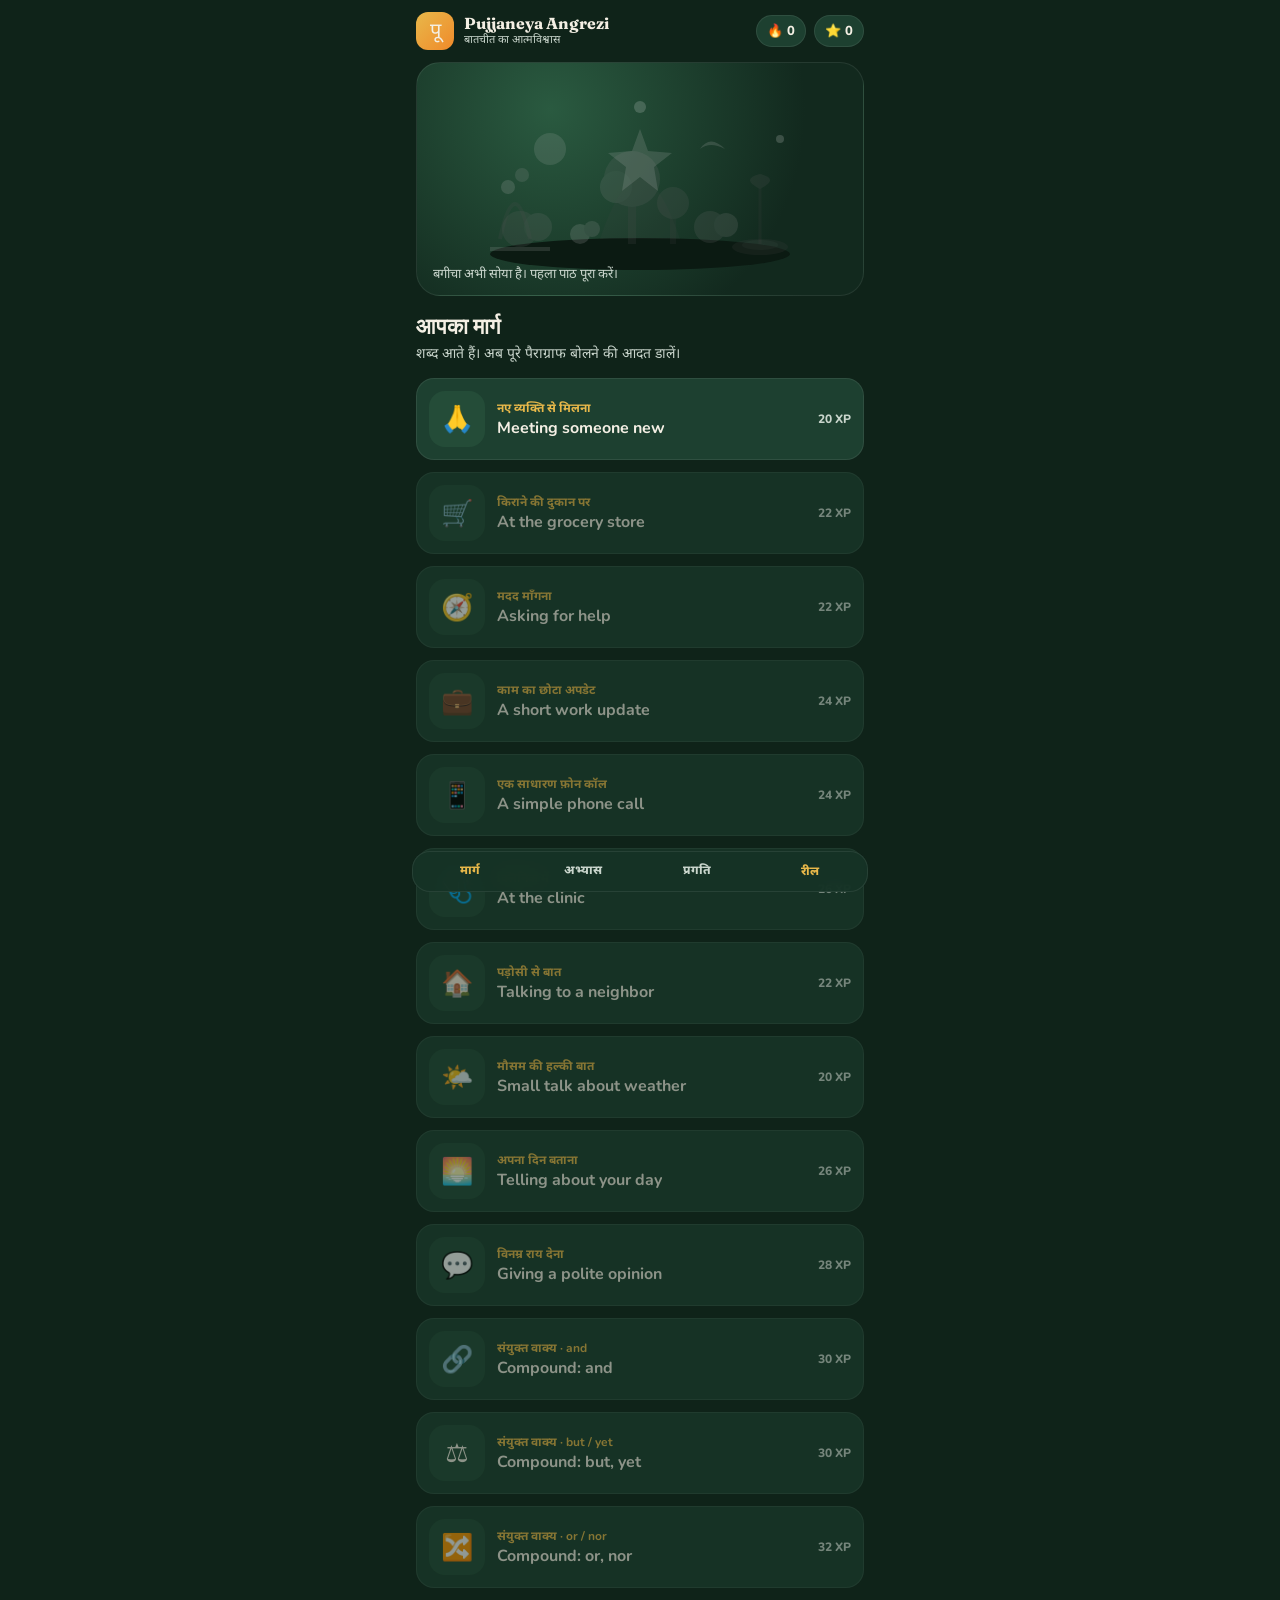
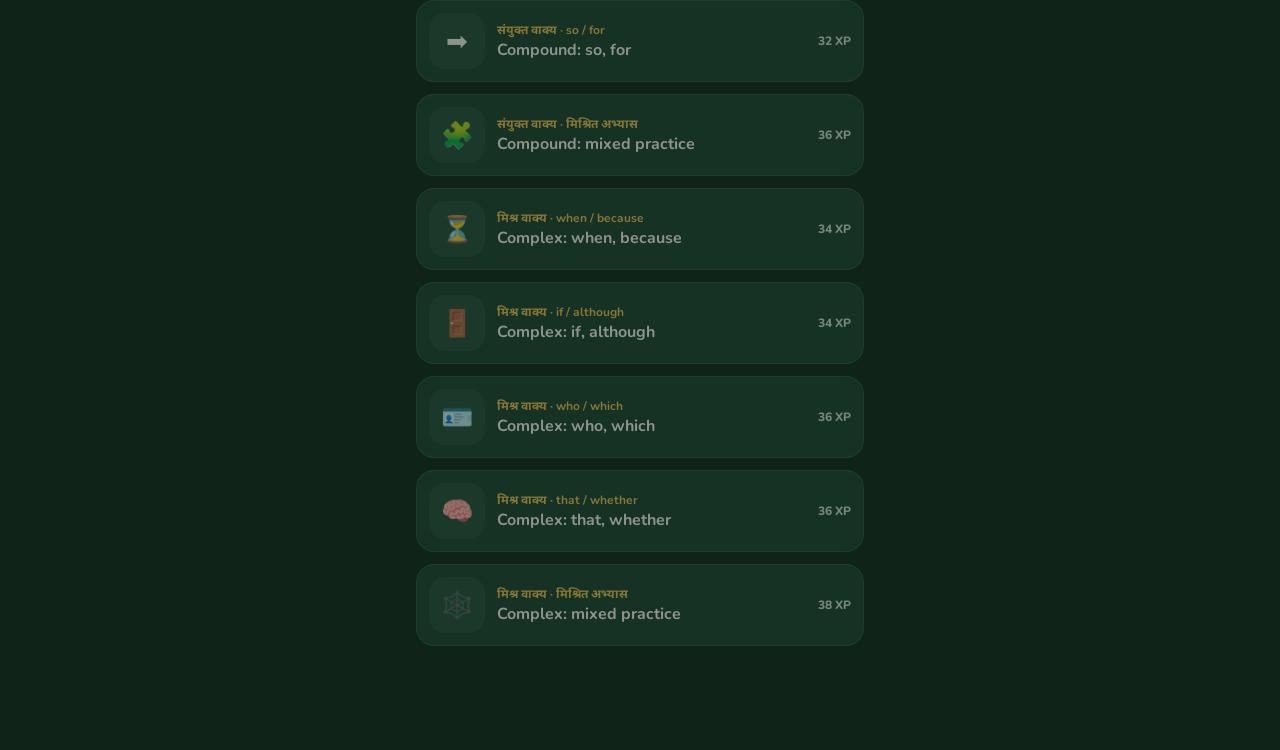
<file: index.html>
<!DOCTYPE html>
<html lang="hi">
<head>
  <meta charset="UTF-8" />
  <meta name="viewport" content="width=device-width, initial-scale=1, viewport-fit=cover, maximum-scale=1" />
  <meta name="apple-mobile-web-app-capable" content="yes" />
  <meta name="apple-mobile-web-app-status-bar-style" content="black-translucent" />
  <meta name="theme-color" content="#1a3a2a" />
  <title>Pujjaneya Angrezi · बातचीत का आत्मविश्वास</title>
  <link rel="preconnect" href="https://fonts.googleapis.com" />
  <link rel="preconnect" href="https://fonts.gstatic.com" crossorigin />
  <link href="https://fonts.googleapis.com/css2?family=Fraunces:opsz,wght@9..144,500;9..144,700&family=Noto+Sans+Devanagari:wght@400;600;700&family=Nunito:wght@500;700;800&display=swap" rel="stylesheet" />
  <link rel="stylesheet" href="styles.css" />
  <link rel="manifest" href="manifest.json" />
</head>
<body>
  <div id="app"></div>
  <script src="lessons.js"></script>
  <script src="compound.js"></script>
  <script src="compound-but.js"></script>
  <script src="compound-or.js"></script>
  <script src="compound-so.js"></script>
  <script src="compound-mix.js"></script>
  <script src="complex-time.js"></script>
  <script src="complex-if.js"></script>
  <script src="complex-who.js"></script>
  <script src="complex-that.js"></script>
  <script src="complex-mix.js"></script>
  <script src="app.js"></script>
  <script src="boot-reels.js"></script>
</body>
</html>
</file>
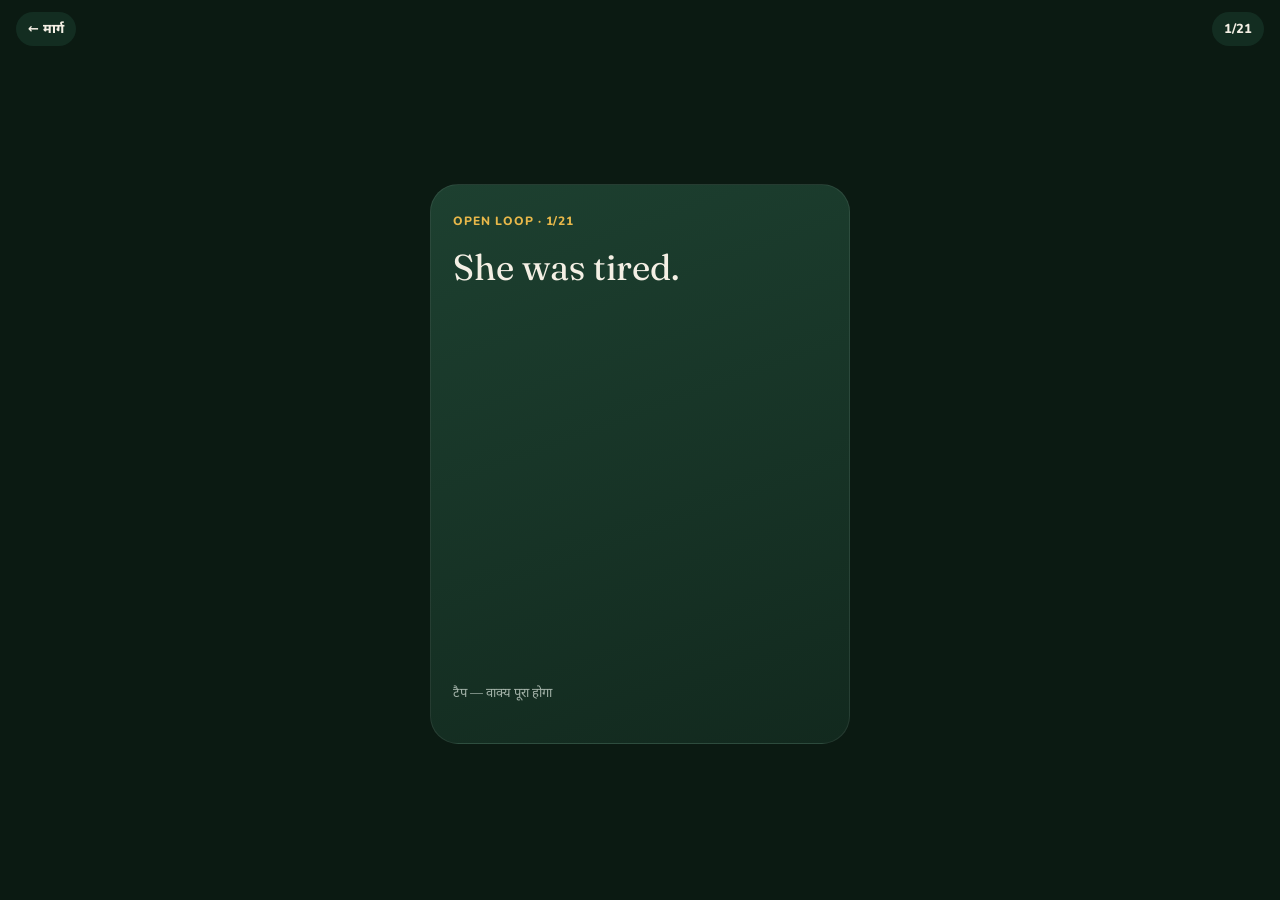
<file: reels.html>
<!DOCTYPE html>
<html lang="hi">
<head>
  <meta charset="UTF-8" />
  <meta name="viewport" content="width=device-width, initial-scale=1, viewport-fit=cover, maximum-scale=1" />
  <meta name="apple-mobile-web-app-capable" content="yes" />
  <meta name="theme-color" content="#0f2319" />
  <title>रील · Pujjaneya Angrezi</title>
  <link href="https://fonts.googleapis.com/css2?family=Fraunces:opsz,wght@9..144,600;9..144,700&family=Noto+Sans+Devanagari:wght@400;700&family=Nunito:wght@600;800&display=swap" rel="stylesheet" />
  <link rel="stylesheet" href="styles.css" />
  <link rel="stylesheet" href="reels.css" />
</head>
<body class="reels-body">
  <div id="feed" class="feed"></div>
  <div class="reels-chrome">
    <a class="ghost-link" href="index.html">← मार्ग</a>
    <div class="reel-count" id="count">1</div>
  </div>
  <script src="reels.js"></script>
</body>
</html>
</file>
<file: styles.css>
:root {
  --bg: #0f2319;
  --bg-2: #163326;
  --card: #1d4030;
  --ink: #f4efe4;
  --muted: #c9d5cc;
  --gold: #e8b84a;
  --saffron: #f08a2a;
  --mint: #7dcc8a;
  --rose: #e07a6a;
  --line: rgba(255,255,255,.08);
  --safe-b: env(safe-area-inset-bottom);
  --safe-t: env(safe-area-inset-top);
}
* { box-sizing: border-box; -webkit-tap-highlight-color: transparent; }
html, body { margin: 0; min-height: 100%; background: var(--bg); color: var(--ink);
  font-family: "Nunito", "Noto Sans Devanagari", system-ui, sans-serif; }
body { padding: var(--safe-t) 0 var(--safe-b); }
button { font-family: inherit; }
#app { max-width: 480px; margin: 0 auto; min-height: 100dvh; position: relative; overflow-x: hidden; }
.topbar { display: flex; align-items: center; justify-content: space-between; padding: 12px 16px 8px; position: sticky; top: 0; z-index: 5; background: linear-gradient(180deg, var(--bg) 70%, transparent); }
.brand { display: flex; gap: 10px; align-items: center; }
.logo { width: 38px; height: 38px; border-radius: 12px; background: linear-gradient(135deg, var(--gold), var(--saffron)); display: grid; place-items: center; font-size: 20px; }
.brand h1 { font-family: Fraunces, serif; font-size: 16px; margin: 0; line-height: 1.1; }
.brand p { margin: 0; font-size: 11px; color: var(--muted); }
.stats { display: flex; gap: 8px; }
.pill { background: var(--card); border: 1px solid var(--line); border-radius: 999px; padding: 6px 10px; font-size: 13px; font-weight: 800; }
.hero-art { margin: 4px 16px 16px; background: radial-gradient(circle at 30% 20%, #2a5a40, #12291e 70%); border-radius: 24px; padding: 16px; min-height: 220px; position: relative; overflow: hidden; border: 1px solid var(--line); }
.hero-art svg { width: 100%; height: 200px; display: block; }
.grow { transition: opacity .6s, transform .6s; }
.locked-layer { opacity: .18; filter: grayscale(1); }
.hero-caption { position: absolute; left: 16px; bottom: 12px; font-size: 13px; color: var(--muted); }
.section { padding: 0 16px 24px; }
.section h2 { font-family: Fraunces, serif; font-size: 22px; margin: 8px 0 4px; }
.lede { color: var(--muted); margin: 0 0 14px; font-size: 14px; }
.path { display: flex; flex-direction: column; gap: 12px; padding-bottom: 80px; }
.lesson { display: grid; grid-template-columns: 56px 1fr auto; gap: 12px; align-items: center; background: var(--card); border: 1px solid var(--line); border-radius: 18px; padding: 12px; }
.lesson.locked { opacity: .55; }
.badge { width: 56px; height: 56px; border-radius: 16px; display: grid; place-items: center; font-size: 26px; background: #244c38; }
.lesson.done .badge { background: linear-gradient(135deg, #2f8a4e, #7dcc8a); }
.lesson h3 { margin: 0; font-size: 16px; }
.lesson .hi { color: var(--gold); font-size: 12px; font-weight: 700; }
.xp { font-size: 12px; color: var(--muted); font-weight: 800; }
.screen { padding: 12px 16px 100px; }
.back { background: none; border: 0; color: var(--ink); font-weight: 800; font-size: 15px; padding: 8px 0; }
.progress-bar { height: 8px; background: #244c38; border-radius: 99px; overflow: hidden; margin: 8px 0 16px; }
.progress-bar > i { display: block; height: 100%; background: linear-gradient(90deg, var(--gold), var(--mint)); width: 0; }
.card { background: var(--card); border: 1px solid var(--line); border-radius: 20px; padding: 16px; margin-bottom: 12px; }
.en { font-size: 18px; line-height: 1.45; margin: 0 0 10px; }
.hi-line { color: var(--gold); font-size: 15px; line-height: 1.5; margin: 0; }
.para { white-space: pre-wrap; }
.hint { font-size: 13px; color: var(--muted); }
.choices { display: flex; flex-direction: column; gap: 8px; }
.choice, .chip { background: #244c38; border: 2px solid transparent; color: var(--ink); border-radius: 14px; padding: 14px 14px; text-align: left; font-size: 16px; font-weight: 700; }
.choice.selected, .chip.on { border-color: var(--gold); }
.choice.good { border-color: var(--mint); background: #1e5a36; }
.choice.bad { border-color: var(--rose); background: #5a2a28; }
.chips { display: flex; flex-wrap: wrap; gap: 8px; min-height: 48px; }
.drop { min-height: 56px; border: 2px dashed rgba(232,184,74,.35); border-radius: 14px; padding: 8px; margin-bottom: 10px; }
.cta-row { position: fixed; left: 0; right: 0; bottom: 0; padding: 10px 16px calc(12px + var(--safe-b)); background: linear-gradient(180deg, transparent, var(--bg) 30%); max-width: 480px; margin: 0 auto; }
.btn { width: 100%; border: 0; border-radius: 16px; padding: 16px; font-size: 17px; font-weight: 800; background: var(--gold); color: #1a1408; }
.btn.ghost { background: #244c38; color: var(--ink); margin-bottom: 8px; }
.btn:disabled { opacity: .45; }
.feedback { padding: 10px 12px; border-radius: 12px; margin: 8px 0; font-weight: 700; }
.feedback.ok { background: #1e5a36; }
.feedback.no { background: #5a2a28; }
.speak { display: flex; gap: 8px; margin: 8px 0; }
.icon-btn { width: 48px; height: 48px; border-radius: 14px; border: 0; background: #244c38; color: var(--ink); font-size: 20px; }
.result { text-align: center; padding: 24px 8px; }
.result .big { font-size: 56px; }
.result h2 { font-family: Fraunces, serif; }
.tabbar { position: fixed; left: 50%; transform: translateX(-50%); bottom: calc(8px + var(--safe-b)); width: calc(100% - 24px); max-width: 456px; display: grid; grid-template-columns: 1fr 1fr 1fr; background: #163326ee; backdrop-filter: blur(12px); border: 1px solid var(--line); border-radius: 18px; overflow: hidden; z-index: 6; }
.tabbar button { background: none; border: 0; color: var(--muted); padding: 10px 6px 12px; font-weight: 800; font-size: 12px; }
.tabbar button.on { color: var(--gold); }
</file>
<file: reels.css>
.reels-body { margin: 0; background: #0b1a12; height: 100dvh; overflow: hidden; }
.feed { height: 100dvh; overflow-y: scroll; scroll-snap-type: y mandatory; scroll-snap-stop: always; -webkit-overflow-scrolling: touch; }
.slide { height: 100dvh; scroll-snap-align: start; display: grid; place-items: center; padding: calc(56px + env(safe-area-inset-top)) 18px calc(28px + env(safe-area-inset-bottom)); }
.flip { width: min(92vw, 420px); height: min(72dvh, 560px); perspective: 1200px; }
.flip inner { display: block; width: 100%; height: 100%; position: relative; transform-style: preserve-3d; transition: transform .45s cubic-bezier(.2,.8,.2,1); }
.flip.on inner { transform: rotateY(180deg); }
.face { position: absolute; inset: 0; backface-visibility: hidden; -webkit-backface-visibility: hidden; border-radius: 28px; padding: 28px 22px; display: flex; flex-direction: column; justify-content: space-between; border: 1px solid rgba(255,255,255,.08); }
.front { background: linear-gradient(160deg, #1d4030, #12291e); }
.back { background: linear-gradient(160deg, #2a4a22, #1a3320); transform: rotateY(180deg); }
.kicker { font-size: 12px; letter-spacing: .08em; text-transform: uppercase; color: #e8b84a; font-weight: 800; }
.line { font-family: Fraunces, serif; font-size: clamp(26px, 7vw, 36px); line-height: 1.25; margin: 16px 0; }
.hi { color: #e8b84a; font-size: 18px; line-height: 1.45; }
.meta { color: #c9d5cc; font-size: 14px; }
.hint-tap { font-size: 13px; color: #c9d5cc; opacity: .8; }
.say { width: 52px; height: 52px; border: 0; border-radius: 16px; background: #244c38; color: #f4efe4; font-size: 22px; }
.end .face { background: linear-gradient(160deg, #3a2a12, #1a1408); }
.reels-chrome { position: fixed; top: env(safe-area-inset-top); left: 0; right: 0; display: flex; justify-content: space-between; align-items: center; padding: 12px 16px; pointer-events: none; z-index: 3; }
.ghost-link, .reel-count { pointer-events: auto; background: #163326cc; color: #f4efe4; text-decoration: none; border-radius: 999px; padding: 8px 12px; font-weight: 800; font-size: 13px; }
</file>
